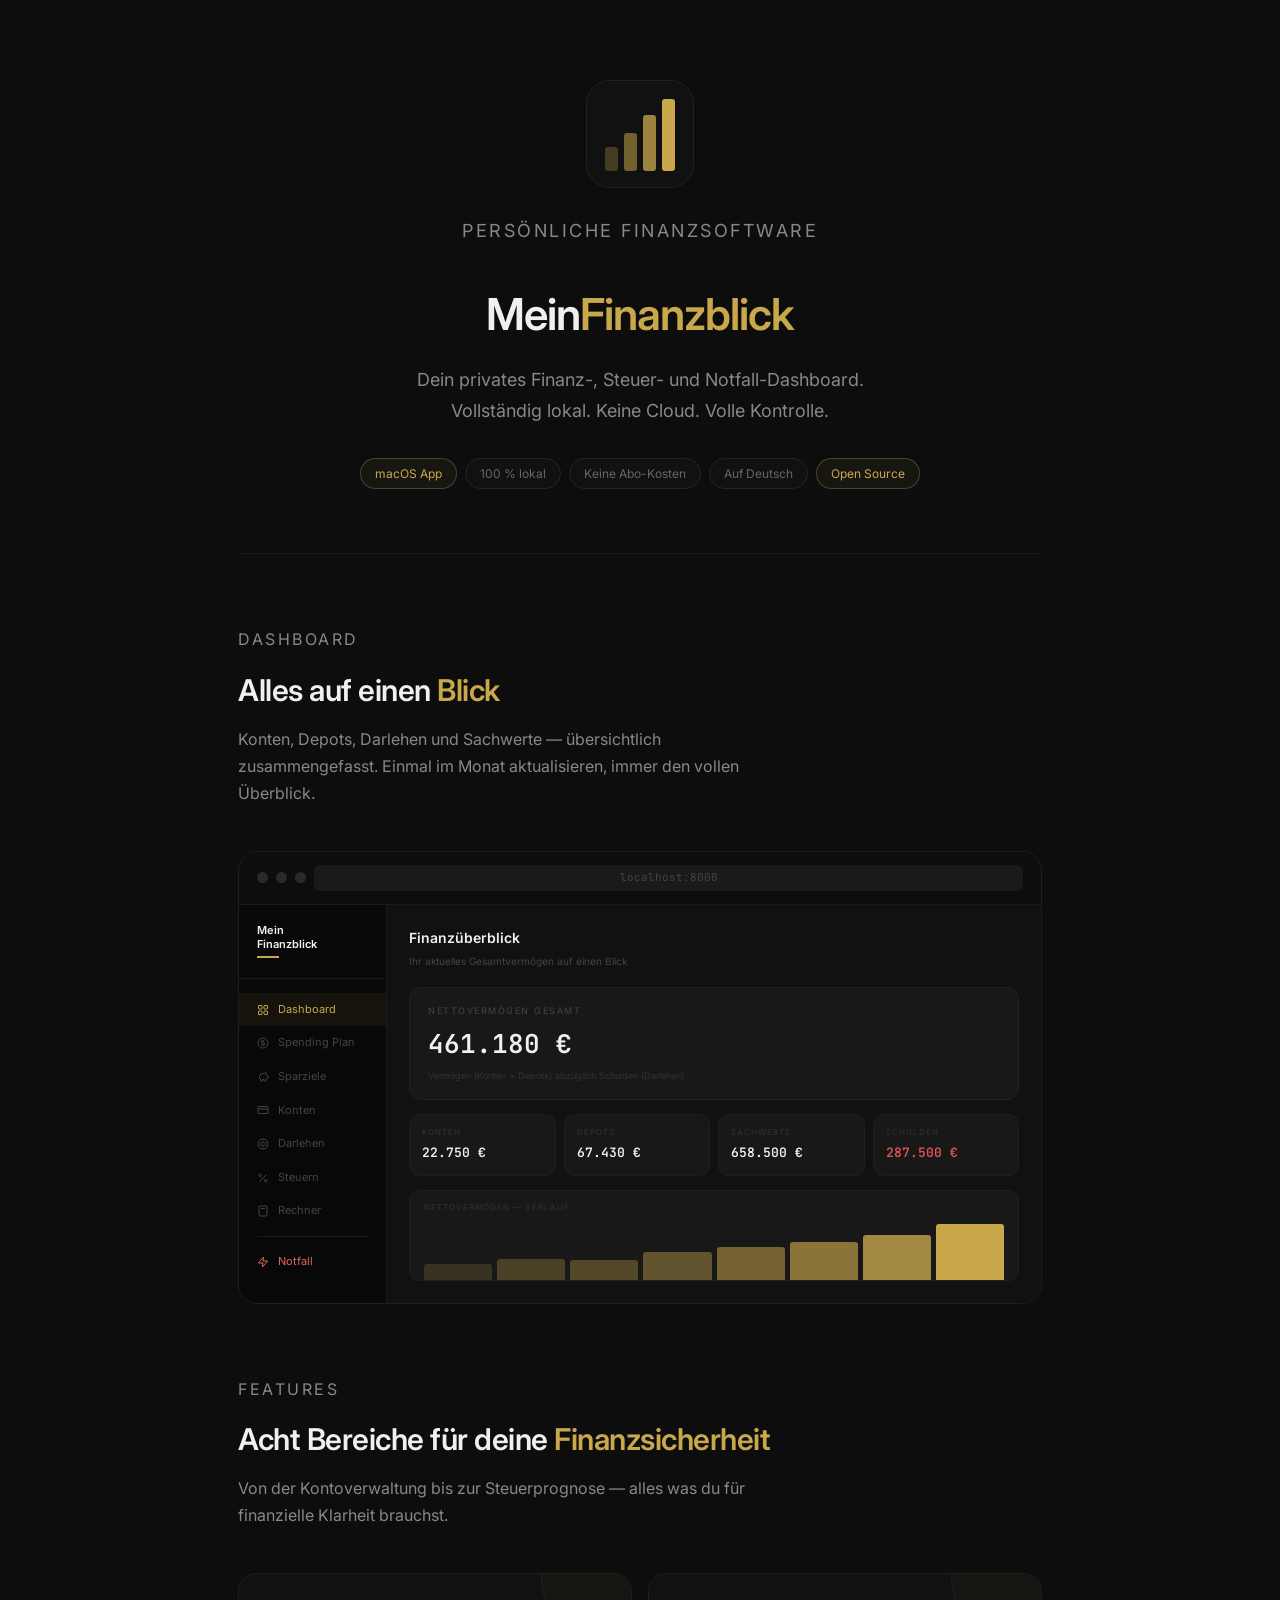
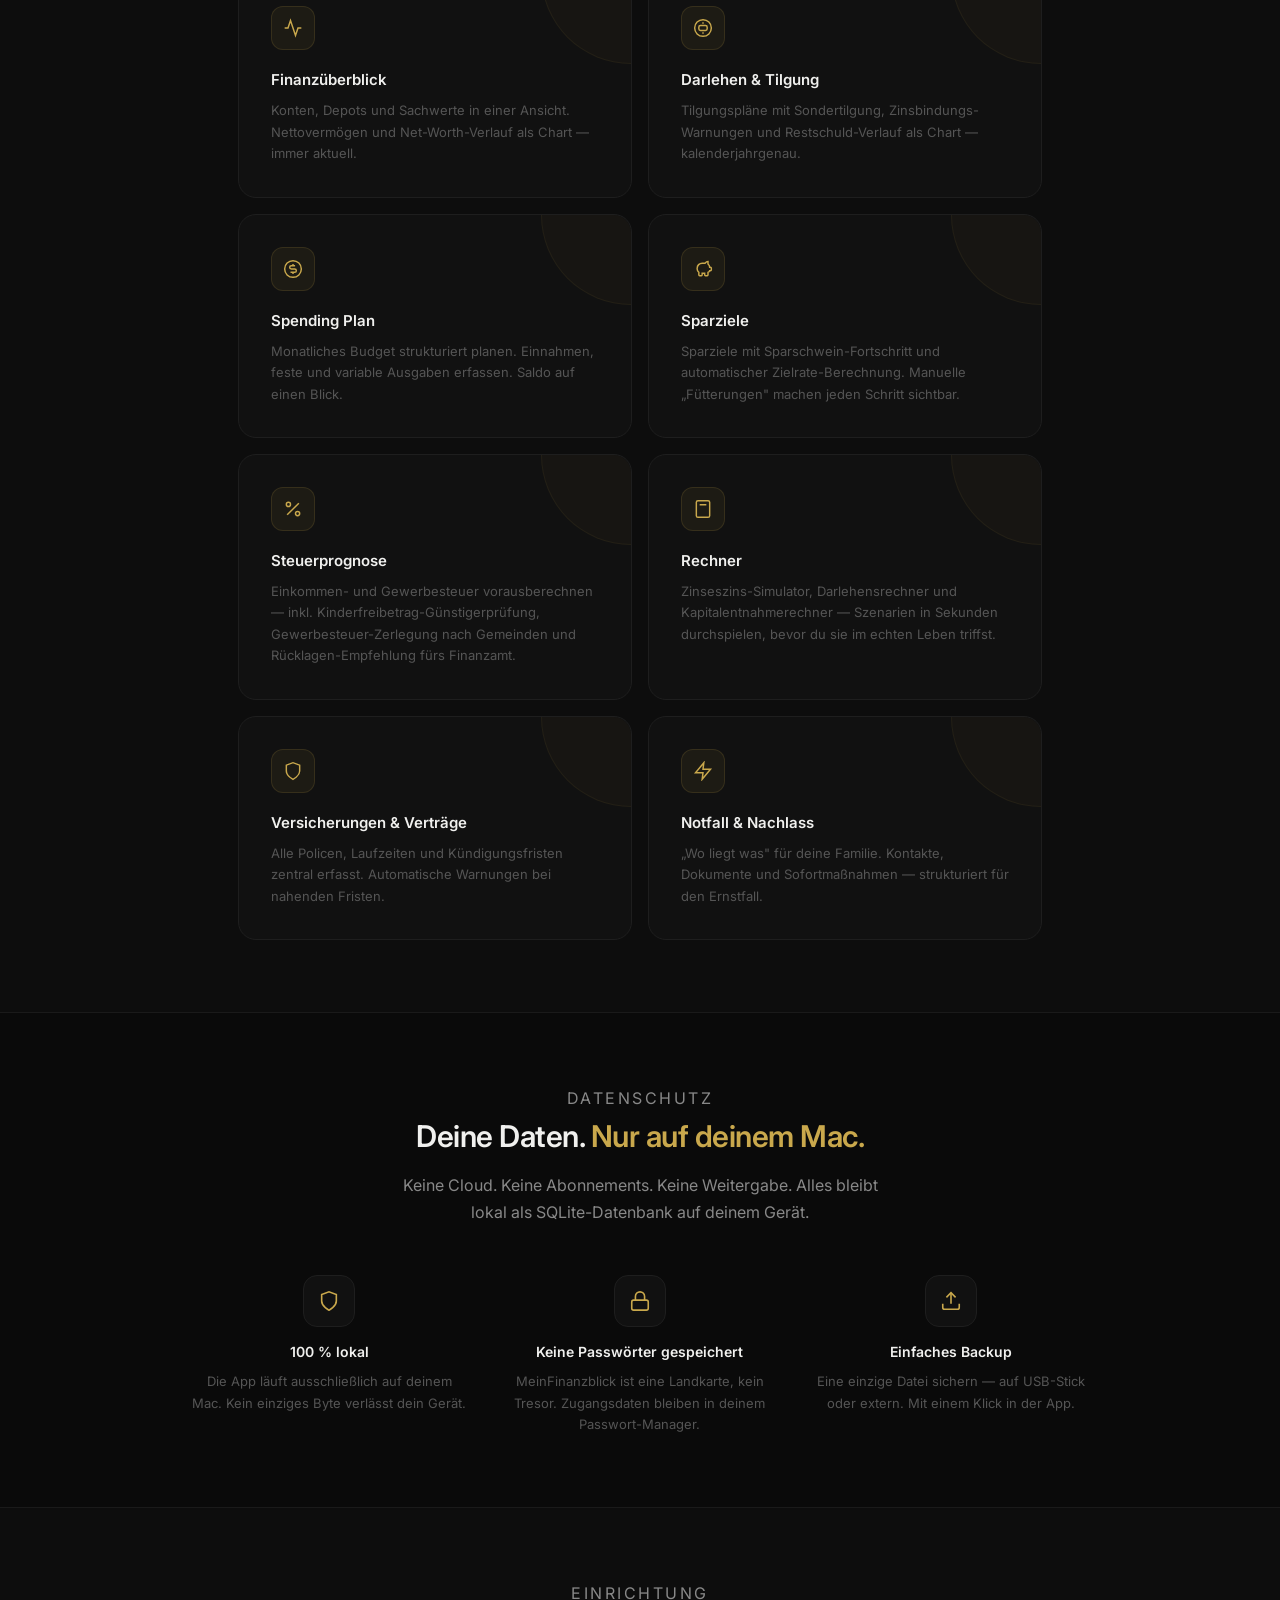
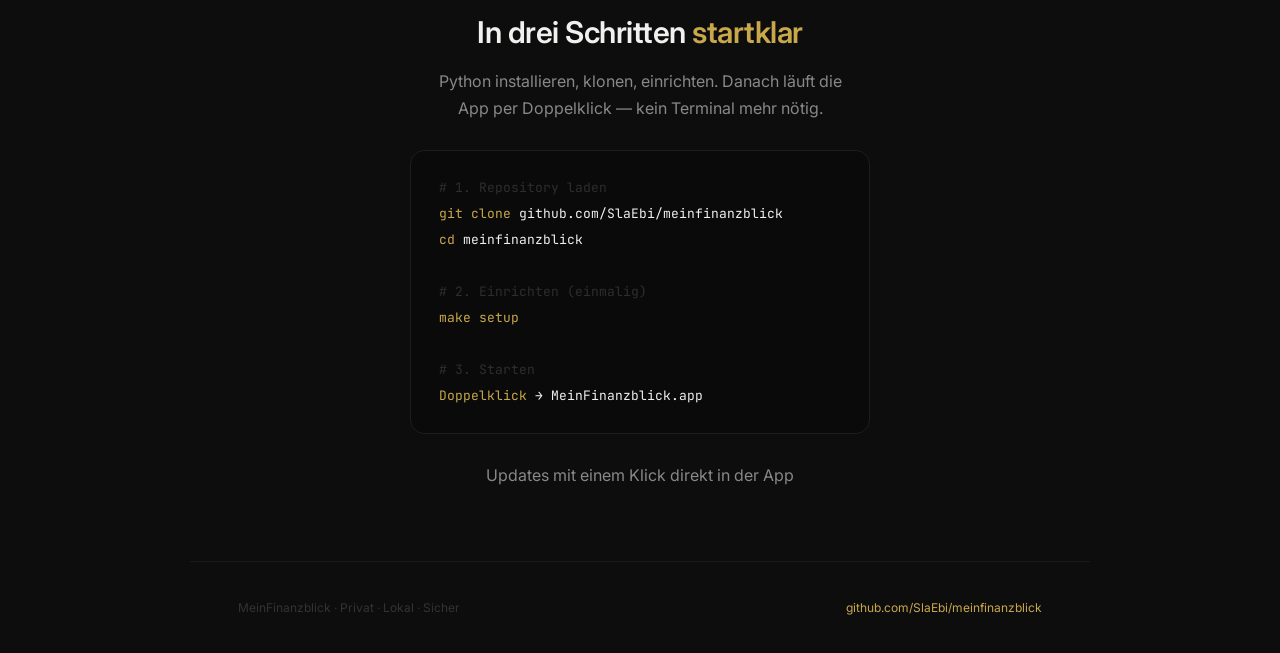
<file: docs/index.html>
<!DOCTYPE html>
<html lang="de">
<head>
  <meta charset="UTF-8">
  <meta name="viewport" content="width=device-width, initial-scale=1.0">
  <title>MeinFinanzblick — Privates Finanz-Dashboard</title>
  <link rel="preconnect" href="https://fonts.googleapis.com">
  <link rel="preconnect" href="https://fonts.gstatic.com" crossorigin>
  <link href="https://fonts.googleapis.com/css2?family=Inter:wght@400;500;600&family=JetBrains+Mono:wght@400;500&display=swap" rel="stylesheet">
  <style>
    *, *::before, *::after { box-sizing: border-box; margin: 0; padding: 0; }

    body {
      font-family: 'Inter', system-ui, sans-serif;
      background: #0D0D0D;
      color: #F0F0EE;
      line-height: 1.6;
    }

    .gold { color: #C9A84C; }
    .muted { color: #666; }
    .mono { font-family: 'JetBrains Mono', monospace; }

    /* ── Hero ── */
    .hero {
      padding: 80px 48px 64px;
      text-align: center;
      border-bottom: 1px solid #1A1A1A;
      max-width: 800px;
      margin: 0 auto;
    }

    .app-icon {
      width: 108px;
      height: 108px;
      border-radius: 24px;
      background: #111;
      display: inline-flex;
      align-items: flex-end;
      justify-content: center;
      gap: 6px;
      padding: 20px 18px 16px;
      margin-bottom: 28px;
      border: 1px solid #222;
    }

    .app-icon .bar { border-radius: 3px; background: #C9A84C; }

    .hero-tag {
      font-size: 11px;
      letter-spacing: 2.5px;
      text-transform: uppercase;
      color: #C9A84C;
      margin-bottom: 14px;
    }

    .hero h1 {
      font-size: 44px;
      font-weight: 600;
      letter-spacing: -1px;
      margin-bottom: 16px;
    }

    .hero > p {
      font-size: 18px;
      color: #888;
      max-width: 480px;
      margin: 0 auto 32px;
      line-height: 1.7;
    }

    .badges {
      display: flex;
      gap: 8px;
      justify-content: center;
      flex-wrap: wrap;
    }

    .badge {
      font-size: 12px;
      padding: 5px 14px;
      border-radius: 20px;
      border: 1px solid #252525;
      color: #666;
      background: #111;
    }

    .badge.gold-b {
      border-color: rgba(201,168,76,0.3);
      color: #C9A84C;
      background: rgba(201,168,76,0.06);
    }

    /* ── Sections ── */
    .section {
      padding: 72px 48px;
      max-width: 900px;
      margin: 0 auto;
    }

    .section-label {
      font-size: 11px;
      letter-spacing: 2.5px;
      color: #C9A84C;
      text-transform: uppercase;
      margin-bottom: 12px;
    }

    .section h2 {
      font-size: 30px;
      font-weight: 600;
      margin-bottom: 12px;
      letter-spacing: -0.5px;
    }

    .section > p {
      font-size: 16px;
      color: #888;
      line-height: 1.7;
      max-width: 540px;
    }

    /* ── Screenshot ── */
    .screen-wrap {
      background: #111;
      border: 1px solid #1E1E1E;
      border-radius: 20px;
      overflow: hidden;
      margin-top: 44px;
    }

    .screen-bar {
      background: #0D0D0D;
      padding: 13px 18px;
      display: flex;
      align-items: center;
      gap: 8px;
      border-bottom: 1px solid #1A1A1A;
    }

    .screen-dot { width: 11px; height: 11px; border-radius: 50%; background: #2A2A2A; }
    .screen-url {
      flex: 1;
      background: #1A1A1A;
      border-radius: 6px;
      padding: 4px 14px;
      font-size: 11px;
      color: #444;
      text-align: center;
      font-family: 'JetBrains Mono', monospace;
    }

    .screen-inner { display: flex; min-height: 300px; }

    .screen-sidebar {
      width: 148px;
      background: #080808;
      border-right: 1px solid #1A1A1A;
      padding: 18px 0;
      flex-shrink: 0;
    }

    .sb-brand {
      padding: 0 18px 20px;
      border-bottom: 1px solid #1A1A1A;
      margin-bottom: 14px;
    }

    .sb-brand-name { font-size: 11px; font-weight: 600; color: #F0F0EE; line-height: 1.3; }
    .sb-brand-line { width: 22px; height: 1.5px; background: #C9A84C; margin-top: 5px; }

    .sb-item {
      display: flex;
      align-items: center;
      gap: 9px;
      padding: 8px 18px;
      font-size: 11px;
      color: #444;
    }

    .sb-item.active { color: #C9A84C; background: rgba(201,168,76,0.07); }
    .sb-item svg { width: 12px; height: 12px; flex-shrink: 0; }
    .sb-divider { height: 1px; background: #1A1A1A; margin: 8px 18px; }
    .sb-item.notfall { color: #E2645A; }

    .screen-main { flex: 1; padding: 22px; background: #111; }
    .sm-header { font-size: 14px; font-weight: 600; margin-bottom: 4px; }
    .sm-sub { font-size: 10px; color: #444; margin-bottom: 18px; }

    .nw-card {
      background: #181818;
      border: 1px solid #222;
      border-radius: 12px;
      padding: 16px 18px;
      margin-bottom: 14px;
    }

    .nw-label { font-size: 9px; letter-spacing: 1.5px; color: #444; text-transform: uppercase; margin-bottom: 5px; }
    .nw-value { font-size: 26px; font-weight: 600; font-family: 'JetBrains Mono', monospace; }
    .nw-sub { font-size: 9px; color: #333; margin-top: 4px; }

    .stat-row { display: grid; grid-template-columns: 1fr 1fr 1fr 1fr; gap: 8px; margin-bottom: 14px; }

    .stat-card {
      background: #181818;
      border: 1px solid #1E1E1E;
      border-radius: 10px;
      padding: 11px 12px;
    }

    .stat-label { font-size: 8px; letter-spacing: 1px; color: #333; text-transform: uppercase; margin-bottom: 4px; }
    .stat-value { font-size: 13px; font-weight: 600; font-family: 'JetBrains Mono', monospace; }
    .stat-value.red { color: #E05252; }

    .mini-chart {
      background: #181818;
      border: 1px solid #1E1E1E;
      border-radius: 10px;
      padding: 10px 14px 0;
    }

    .mini-chart-label { font-size: 8px; color: #333; text-transform: uppercase; letter-spacing: 1px; margin-bottom: 10px; }
    .mini-chart-bars { height: 56px; display: flex; align-items: flex-end; gap: 5px; padding-bottom: 0; }
    .mc-bar { border-radius: 3px 3px 0 0; flex: 1; background: #C9A84C; }

    /* ── Features ── */
    .features-grid {
      display: grid;
      grid-template-columns: 1fr 1fr;
      gap: 16px;
      margin-top: 44px;
    }

    .feat {
      background: #111;
      border: 1px solid #1E1E1E;
      border-radius: 18px;
      padding: 32px;
      position: relative;
      overflow: hidden;
    }

    .feat-accent {
      position: absolute;
      top: 0; right: 0;
      width: 90px; height: 90px;
      border-radius: 0 18px 0 90px;
      background: rgba(201,168,76,0.03);
      border-left: 1px solid rgba(201,168,76,0.07);
      border-bottom: 1px solid rgba(201,168,76,0.07);
    }

    .feat-icon {
      width: 44px; height: 44px;
      border-radius: 12px;
      display: flex;
      align-items: center;
      justify-content: center;
      margin-bottom: 18px;
      background: rgba(201,168,76,0.07);
      border: 1px solid rgba(201,168,76,0.14);
    }

    .feat h3 { font-size: 15px; font-weight: 600; margin-bottom: 8px; }
    .feat p { font-size: 13px; color: #555; line-height: 1.65; }

    /* ── Privacy ── */
    .privacy-section {
      background: #0A0A0A;
      border-top: 1px solid #1A1A1A;
      border-bottom: 1px solid #1A1A1A;
      padding: 72px 48px;
    }

    .privacy-inner { max-width: 900px; margin: 0 auto; }
    .privacy-header { text-align: center; margin-bottom: 48px; }
    .privacy-header h2 { font-size: 30px; font-weight: 600; letter-spacing: -0.5px; margin-bottom: 12px; }
    .privacy-header p { font-size: 16px; color: #888; max-width: 480px; margin: 0 auto; line-height: 1.7; }

    .privacy-grid { display: grid; grid-template-columns: 1fr 1fr 1fr; gap: 32px; }

    .priv-item { text-align: center; }

    .priv-icon {
      width: 52px; height: 52px;
      border-radius: 14px;
      background: #111;
      border: 1px solid #1E1E1E;
      display: flex;
      align-items: center;
      justify-content: center;
      margin: 0 auto 14px;
    }

    .priv-item h4 { font-size: 14px; font-weight: 600; margin-bottom: 8px; }
    .priv-item p { font-size: 13px; color: #555; line-height: 1.65; }

    /* ── Setup ── */
    .setup-section {
      padding: 72px 48px;
      text-align: center;
      max-width: 700px;
      margin: 0 auto;
    }

    .setup-section h2 { font-size: 30px; font-weight: 600; letter-spacing: -0.5px; margin-bottom: 12px; }
    .setup-section > p { font-size: 16px; color: #888; max-width: 420px; margin: 0 auto 0; line-height: 1.7; }

    .code-block {
      background: #0A0A0A;
      border: 1px solid #1E1E1E;
      border-radius: 14px;
      padding: 24px 28px;
      text-align: left;
      max-width: 460px;
      margin: 28px auto;
      font-family: 'JetBrains Mono', monospace;
      font-size: 13px;
      line-height: 2;
    }

    .code-block .cmd { color: #C9A84C; }
    .code-block .comment { color: #2E2E2E; }

    .setup-note { font-size: 13px; color: #333; margin-top: 16px; }

    /* ── Footer ── */
    footer {
      padding: 36px 48px;
      border-top: 1px solid #1A1A1A;
      display: flex;
      justify-content: space-between;
      align-items: center;
      max-width: 900px;
      margin: 0 auto;
    }

    footer p { font-size: 12px; color: #333; }
    footer a { color: #C9A84C; text-decoration: none; font-size: 12px; }

    @media (max-width: 680px) {
      .hero { padding: 56px 24px 48px; }
      .hero h1 { font-size: 32px; }
      .section { padding: 56px 24px; }
      .features-grid { grid-template-columns: 1fr; }
      .privacy-grid { grid-template-columns: 1fr; gap: 28px; }
      .stat-row { grid-template-columns: 1fr 1fr; }
      .privacy-section { padding: 56px 24px; }
      .setup-section { padding: 56px 24px; }
      footer { padding: 28px 24px; flex-direction: column; gap: 12px; text-align: center; }
    }
  </style>
</head>
<body>

<!-- ── Hero ── -->
<section class="hero">
  <div class="app-icon">
    <div class="bar" style="width:16px;height:24px;opacity:0.28"></div>
    <div class="bar" style="width:16px;height:38px;opacity:0.52"></div>
    <div class="bar" style="width:16px;height:56px;opacity:0.76"></div>
    <div class="bar" style="width:16px;height:72px"></div>
  </div>
  <p class="hero-tag">Persönliche Finanzsoftware</p>
  <h1>Mein<span class="gold">Finanzblick</span></h1>
  <p>Dein privates Finanz-, Steuer- und Notfall-Dashboard. Vollständig lokal. Keine Cloud. Volle Kontrolle.</p>
  <div class="badges">
    <span class="badge gold-b">macOS App</span>
    <span class="badge">100 % lokal</span>
    <span class="badge">Keine Abo-Kosten</span>
    <span class="badge">Auf Deutsch</span>
    <span class="badge gold-b">Open Source</span>
  </div>
</section>

<!-- ── Dashboard Screenshot ── -->
<div class="section">
  <p class="section-label">Dashboard</p>
  <h2>Alles auf einen <span class="gold">Blick</span></h2>
  <p>Konten, Depots, Darlehen und Sachwerte — übersichtlich zusammengefasst. Einmal im Monat aktualisieren, immer den vollen Überblick.</p>

  <div class="screen-wrap">
    <div class="screen-bar">
      <div class="screen-dot"></div>
      <div class="screen-dot"></div>
      <div class="screen-dot"></div>
      <div class="screen-url">localhost:8000</div>
    </div>
    <div class="screen-inner">
      <div class="screen-sidebar">
        <div class="sb-brand">
          <div class="sb-brand-name">Mein<br>Finanzblick</div>
          <div class="sb-brand-line"></div>
        </div>
        <div class="sb-item active">
          <svg viewBox="0 0 24 24" fill="none" stroke="currentColor" stroke-width="2"><rect x="3" y="3" width="7" height="7" rx="1"/><rect x="14" y="3" width="7" height="7" rx="1"/><rect x="3" y="14" width="7" height="7" rx="1"/><rect x="14" y="14" width="7" height="7" rx="1"/></svg>
          Dashboard
        </div>
        <div class="sb-item">
          <svg viewBox="0 0 24 24" fill="none" stroke="currentColor" stroke-width="2"><path d="M12 2C6.48 2 2 6.48 2 12s4.48 10 10 10 10-4.48 10-10S17.52 2 12 2z"/><path d="M14.5 8H10a2 2 0 000 4h4a2 2 0 010 4H9M12 6v2M12 16v2"/></svg>
          Spending Plan
        </div>
        <div class="sb-item">
          <svg viewBox="0 0 24 24" fill="none" stroke="currentColor" stroke-width="2"><path d="M11 17h3v2a1 1 0 0 0 1 1h2a1 1 0 0 0 1-1v-3a3.16 3.16 0 0 0 2-2h1a1 1 0 0 0 1-1v-2a1 1 0 0 0-1-1h-1a5 5 0 0 0-2-4V3a4 4 0 0 0-3.2 1.6l-.3.4H11a6 6 0 0 0-6 6v1a5 5 0 0 0 2 4v3a1 1 0 0 0 1 1h2a1 1 0 0 0 1-1z"/><path d="M16 10h.01"/></svg>
          Sparziele
        </div>
        <div class="sb-item">
          <svg viewBox="0 0 24 24" fill="none" stroke="currentColor" stroke-width="2"><rect x="2" y="5" width="20" height="14" rx="2"/><path d="M2 10h20"/></svg>
          Konten
        </div>
        <div class="sb-item">
          <svg viewBox="0 0 24 24" fill="none" stroke="currentColor" stroke-width="2"><path d="M12 2C6.48 2 2 6.48 2 12s4.48 10 10 10 10-4.48 10-10S17.52 2 12 2z"/><path d="M15 9H9a2 2 0 00-2 2v2a2 2 0 002 2h6a2 2 0 002-2v-2a2 2 0 00-2-2z"/><path d="M12 17v2M12 5v2"/></svg>
          Darlehen
        </div>
        <div class="sb-item">
          <svg viewBox="0 0 24 24" fill="none" stroke="currentColor" stroke-width="2"><line x1="19" y1="5" x2="5" y2="19"/><circle cx="6.5" cy="6.5" r="2.5"/><circle cx="17.5" cy="17.5" r="2.5"/></svg>
          Steuern
        </div>
        <div class="sb-item">
          <svg viewBox="0 0 24 24" fill="none" stroke="currentColor" stroke-width="2"><rect x="4" y="2" width="16" height="20" rx="2"/><line x1="8" y1="7" x2="16" y2="7"/><line x1="8" y1="11" x2="8.01" y2="11"/><line x1="12" y1="11" x2="12.01" y2="11"/><line x1="16" y1="11" x2="16.01" y2="11"/></svg>
          Rechner
        </div>
        <div class="sb-divider"></div>
        <div class="sb-item notfall">
          <svg viewBox="0 0 24 24" fill="none" stroke="currentColor" stroke-width="2"><polygon points="13 2 3 14 12 14 11 22 21 10 12 10 13 2"/></svg>
          Notfall
        </div>
      </div>
      <div class="screen-main">
        <div class="sm-header">Finanzüberblick</div>
        <div class="sm-sub">Ihr aktuelles Gesamtvermögen auf einen Blick</div>
        <div class="nw-card">
          <div class="nw-label">Nettovermögen gesamt</div>
          <div class="nw-value">461.180 €</div>
          <div class="nw-sub">Vermögen (Konten + Depots) abzüglich Schulden (Darlehen)</div>
        </div>
        <div class="stat-row">
          <div class="stat-card"><div class="stat-label">Konten</div><div class="stat-value">22.750 €</div></div>
          <div class="stat-card"><div class="stat-label">Depots</div><div class="stat-value">67.430 €</div></div>
          <div class="stat-card"><div class="stat-label">Sachwerte</div><div class="stat-value">658.500 €</div></div>
          <div class="stat-card"><div class="stat-label">Schulden</div><div class="stat-value red">287.500 €</div></div>
        </div>
        <div class="mini-chart">
          <div class="mini-chart-label">Nettovermögen — Verlauf</div>
          <div class="mini-chart-bars">
            <div class="mc-bar" style="height:28%;opacity:0.18"></div>
            <div class="mc-bar" style="height:38%;opacity:0.28"></div>
            <div class="mc-bar" style="height:35%;opacity:0.33"></div>
            <div class="mc-bar" style="height:50%;opacity:0.42"></div>
            <div class="mc-bar" style="height:58%;opacity:0.52"></div>
            <div class="mc-bar" style="height:68%;opacity:0.64"></div>
            <div class="mc-bar" style="height:80%;opacity:0.78"></div>
            <div class="mc-bar" style="height:100%;opacity:1"></div>
          </div>
        </div>
      </div>
    </div>
  </div>
</div>

<!-- ── Features ── -->
<div class="section" style="padding-top:0">
  <p class="section-label">Features</p>
  <h2>Acht Bereiche für deine <span class="gold">Finanzsicherheit</span></h2>
  <p>Von der Kontoverwaltung bis zur Steuerprognose — alles was du für finanzielle Klarheit brauchst.</p>

  <div class="features-grid">
    <div class="feat">
      <div class="feat-accent"></div>
      <div class="feat-icon">
        <svg width="20" height="20" viewBox="0 0 24 24" fill="none" stroke="#C9A84C" stroke-width="1.75"><polyline points="22 12 18 12 15 21 9 3 6 12 2 12"/></svg>
      </div>
      <h3>Finanzüberblick</h3>
      <p>Konten, Depots und Sachwerte in einer Ansicht. Nettovermögen und Net-Worth-Verlauf als Chart — immer aktuell.</p>
    </div>
    <div class="feat">
      <div class="feat-accent"></div>
      <div class="feat-icon">
        <svg width="20" height="20" viewBox="0 0 24 24" fill="none" stroke="#C9A84C" stroke-width="1.75"><path d="M12 2C6.48 2 2 6.48 2 12s4.48 10 10 10 10-4.48 10-10S17.52 2 12 2z"/><path d="M15 9H9a2 2 0 00-2 2v2a2 2 0 002 2h6a2 2 0 002-2v-2a2 2 0 00-2-2z"/><path d="M12 17v2M12 5v2"/></svg>
      </div>
      <h3>Darlehen & Tilgung</h3>
      <p>Tilgungspläne mit Sondertilgung, Zinsbindungs-Warnungen und Restschuld-Verlauf als Chart — kalenderjahrgenau.</p>
    </div>
    <div class="feat">
      <div class="feat-accent"></div>
      <div class="feat-icon">
        <svg width="20" height="20" viewBox="0 0 24 24" fill="none" stroke="#C9A84C" stroke-width="1.75"><path d="M12 2C6.48 2 2 6.48 2 12s4.48 10 10 10 10-4.48 10-10S17.52 2 12 2z"/><path d="M14.5 8H10a2 2 0 000 4h4a2 2 0 010 4H9M12 6v2M12 16v2"/></svg>
      </div>
      <h3>Spending Plan</h3>
      <p>Monatliches Budget strukturiert planen. Einnahmen, feste und variable Ausgaben erfassen. Saldo auf einen Blick.</p>
    </div>
    <div class="feat">
      <div class="feat-accent"></div>
      <div class="feat-icon">
        <svg width="20" height="20" viewBox="0 0 24 24" fill="none" stroke="#C9A84C" stroke-width="1.75"><path d="M11 17h3v2a1 1 0 0 0 1 1h2a1 1 0 0 0 1-1v-3a3.16 3.16 0 0 0 2-2h1a1 1 0 0 0 1-1v-2a1 1 0 0 0-1-1h-1a5 5 0 0 0-2-4V3a4 4 0 0 0-3.2 1.6l-.3.4H11a6 6 0 0 0-6 6v1a5 5 0 0 0 2 4v3a1 1 0 0 0 1 1h2a1 1 0 0 0 1-1z"/><path d="M16 10h.01"/></svg>
      </div>
      <h3>Sparziele</h3>
      <p>Sparziele mit Sparschwein-Fortschritt und automatischer Zielrate-Berechnung. Manuelle „Fütterungen" machen jeden Schritt sichtbar.</p>
    </div>
    <div class="feat">
      <div class="feat-accent"></div>
      <div class="feat-icon">
        <svg width="20" height="20" viewBox="0 0 24 24" fill="none" stroke="#C9A84C" stroke-width="1.75"><line x1="19" y1="5" x2="5" y2="19"/><circle cx="6.5" cy="6.5" r="2.5"/><circle cx="17.5" cy="17.5" r="2.5"/></svg>
      </div>
      <h3>Steuerprognose</h3>
      <p>Einkommen- und Gewerbesteuer vorausberechnen — inkl. Kinderfreibetrag-Günstigerprüfung, Gewerbesteuer-Zerlegung nach Gemeinden und Rücklagen-Empfehlung fürs Finanzamt.</p>
    </div>
    <div class="feat">
      <div class="feat-accent"></div>
      <div class="feat-icon">
        <svg width="20" height="20" viewBox="0 0 24 24" fill="none" stroke="#C9A84C" stroke-width="1.75"><rect x="4" y="2" width="16" height="20" rx="2"/><line x1="8" y1="7" x2="16" y2="7"/><line x1="8" y1="11" x2="8.01" y2="11"/><line x1="12" y1="11" x2="12.01" y2="11"/><line x1="16" y1="11" x2="16.01" y2="11"/><line x1="8" y1="15" x2="8.01" y2="15"/><line x1="12" y1="15" x2="12.01" y2="15"/><line x1="16" y1="15" x2="16.01" y2="15"/></svg>
      </div>
      <h3>Rechner</h3>
      <p>Zinseszins-Simulator, Darlehensrechner und Kapitalentnahmerechner — Szenarien in Sekunden durchspielen, bevor du sie im echten Leben triffst.</p>
    </div>
    <div class="feat">
      <div class="feat-accent"></div>
      <div class="feat-icon">
        <svg width="20" height="20" viewBox="0 0 24 24" fill="none" stroke="#C9A84C" stroke-width="1.75"><path d="M12 22s8-4 8-10V5l-8-3-8 3v7c0 6 8 10 8 10z"/></svg>
      </div>
      <h3>Versicherungen & Verträge</h3>
      <p>Alle Policen, Laufzeiten und Kündigungsfristen zentral erfasst. Automatische Warnungen bei nahenden Fristen.</p>
    </div>
    <div class="feat">
      <div class="feat-accent"></div>
      <div class="feat-icon">
        <svg width="20" height="20" viewBox="0 0 24 24" fill="none" stroke="#C9A84C" stroke-width="1.75"><polygon points="13 2 3 14 12 14 11 22 21 10 12 10 13 2"/></svg>
      </div>
      <h3>Notfall & Nachlass</h3>
      <p>„Wo liegt was" für deine Familie. Kontakte, Dokumente und Sofortmaßnahmen — strukturiert für den Ernstfall.</p>
    </div>
  </div>
</div>

<!-- ── Privacy ── -->
<section class="privacy-section">
  <div class="privacy-inner">
    <div class="privacy-header">
      <p class="section-label" style="text-align:center">Datenschutz</p>
      <h2>Deine Daten. <span class="gold">Nur auf deinem Mac.</span></h2>
      <p>Keine Cloud. Keine Abonnements. Keine Weitergabe. Alles bleibt lokal als SQLite-Datenbank auf deinem Gerät.</p>
    </div>
    <div class="privacy-grid">
      <div class="priv-item">
        <div class="priv-icon">
          <svg width="22" height="22" viewBox="0 0 24 24" fill="none" stroke="#C9A84C" stroke-width="1.75"><path d="M12 22s8-4 8-10V5l-8-3-8 3v7c0 6 8 10 8 10z"/></svg>
        </div>
        <h4>100 % lokal</h4>
        <p>Die App läuft ausschließlich auf deinem Mac. Kein einziges Byte verlässt dein Gerät.</p>
      </div>
      <div class="priv-item">
        <div class="priv-icon">
          <svg width="22" height="22" viewBox="0 0 24 24" fill="none" stroke="#C9A84C" stroke-width="1.75"><rect x="3" y="11" width="18" height="11" rx="2"/><path d="M7 11V7a5 5 0 0110 0v4"/></svg>
        </div>
        <h4>Keine Passwörter gespeichert</h4>
        <p>MeinFinanzblick ist eine Landkarte, kein Tresor. Zugangsdaten bleiben in deinem Passwort-Manager.</p>
      </div>
      <div class="priv-item">
        <div class="priv-icon">
          <svg width="22" height="22" viewBox="0 0 24 24" fill="none" stroke="#C9A84C" stroke-width="1.75"><path d="M21 15v4a2 2 0 01-2 2H5a2 2 0 01-2-2v-4"/><polyline points="17 8 12 3 7 8"/><line x1="12" y1="3" x2="12" y2="15"/></svg>
        </div>
        <h4>Einfaches Backup</h4>
        <p>Eine einzige Datei sichern — auf USB-Stick oder extern. Mit einem Klick in der App.</p>
      </div>
    </div>
  </div>
</section>

<!-- ── Setup ── -->
<section class="setup-section">
  <p class="section-label">Einrichtung</p>
  <h2>In drei Schritten <span class="gold">startklar</span></h2>
  <p>Python installieren, klonen, einrichten. Danach läuft die App per Doppelklick — kein Terminal mehr nötig.</p>
  <div class="code-block">
    <span class="comment"># 1. Repository laden</span><br>
    <span class="cmd">git clone</span> github.com/SlaEbi/meinfinanzblick<br>
    <span class="cmd">cd</span> meinfinanzblick<br>
    <br>
    <span class="comment"># 2. Einrichten (einmalig)</span><br>
    <span class="cmd">make setup</span><br>
    <br>
    <span class="comment"># 3. Starten</span><br>
    <span class="cmd">Doppelklick</span> → MeinFinanzblick.app
  </div>
  <p class="setup-note">Updates mit einem Klick direkt in der App</p>
</section>

<!-- ── Footer ── -->
<footer>
  <p>MeinFinanzblick · Privat · Lokal · Sicher</p>
  <a href="https://github.com/SlaEbi/meinfinanzblick">github.com/SlaEbi/meinfinanzblick</a>
</footer>

</body>
</html>
</file>
